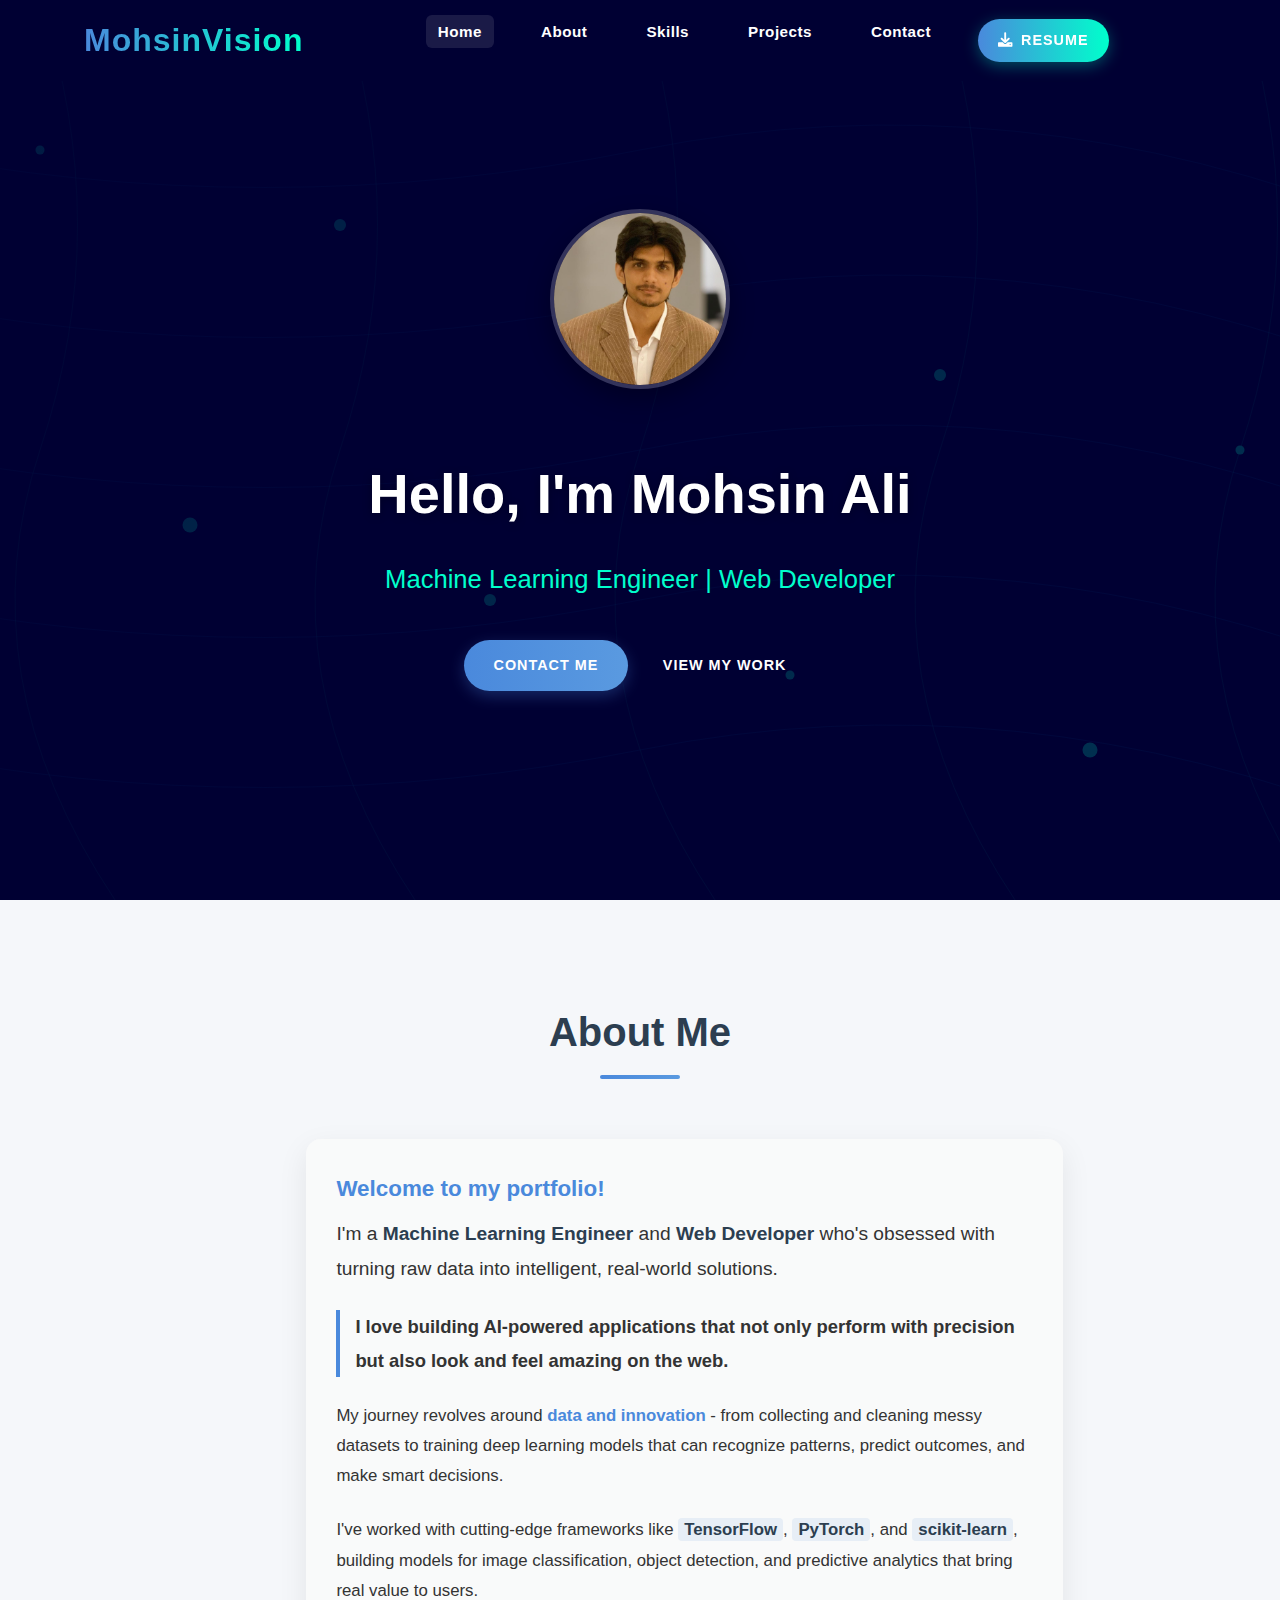
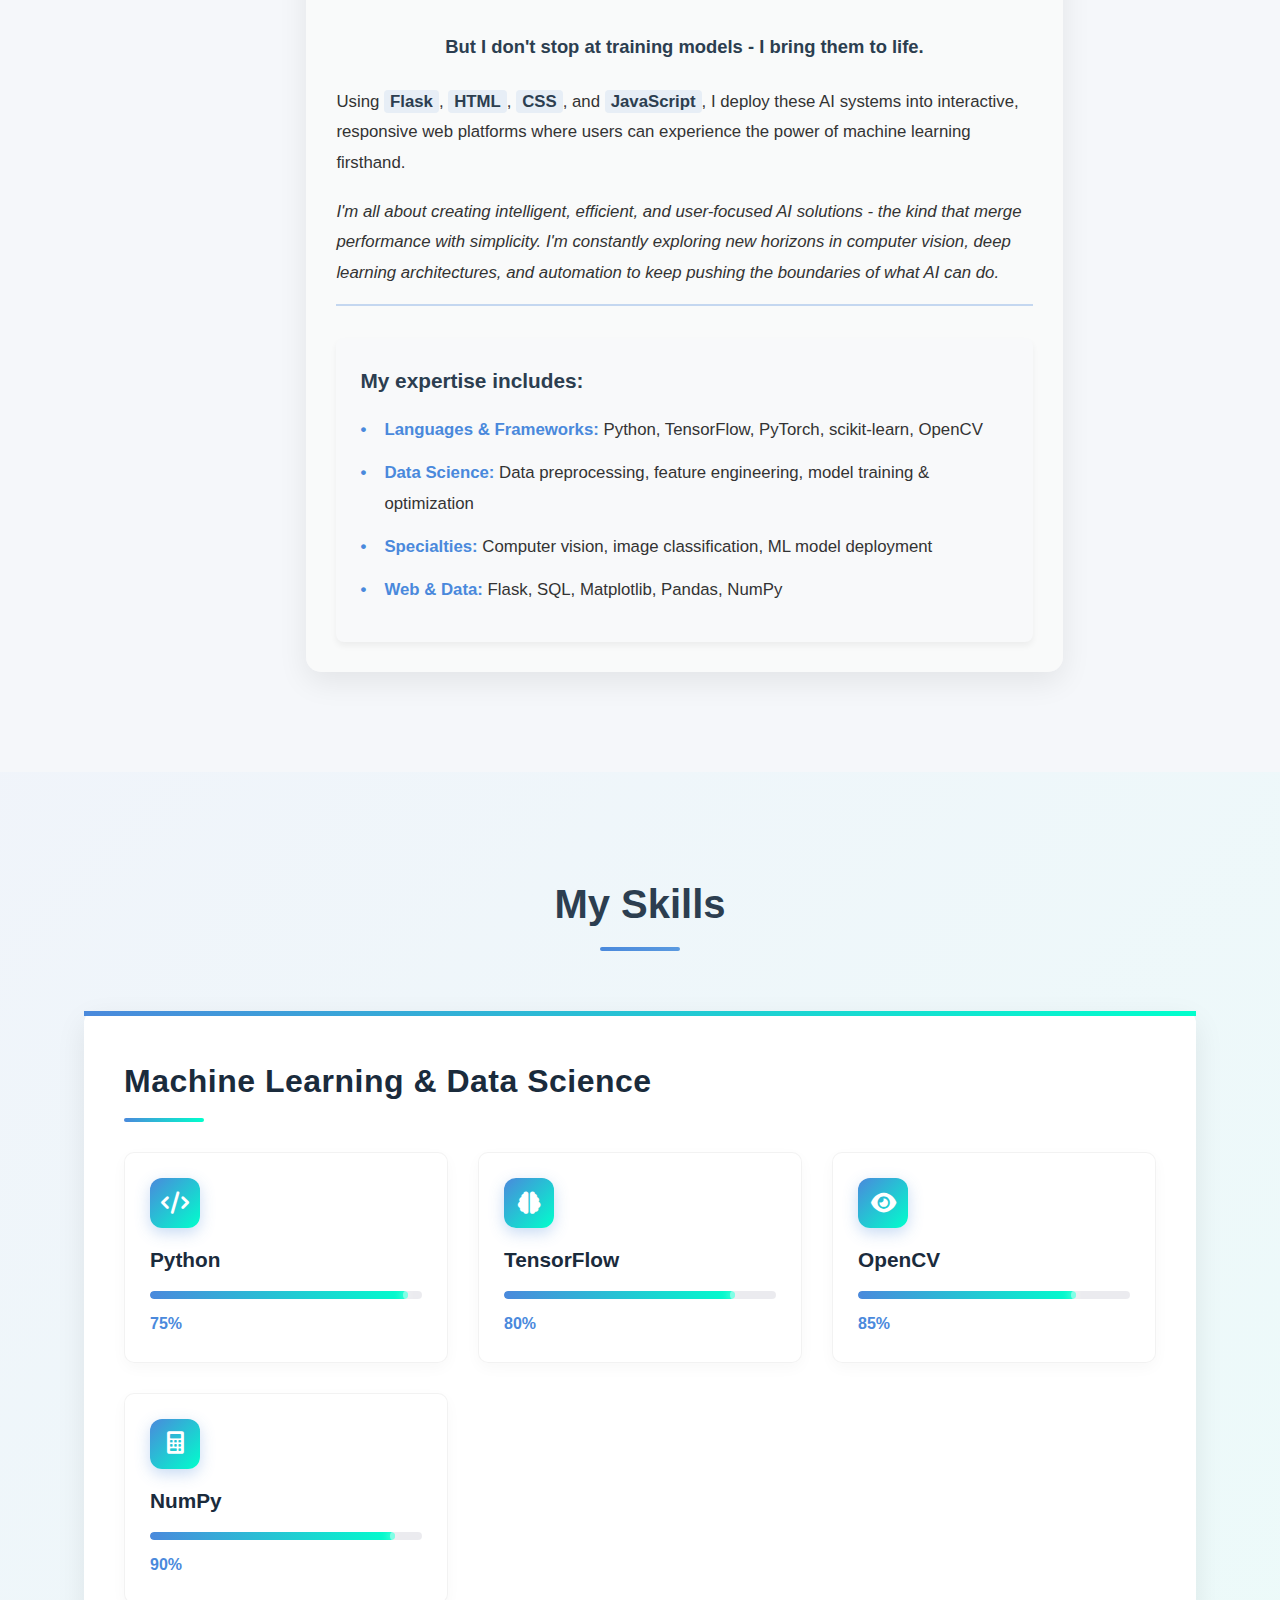
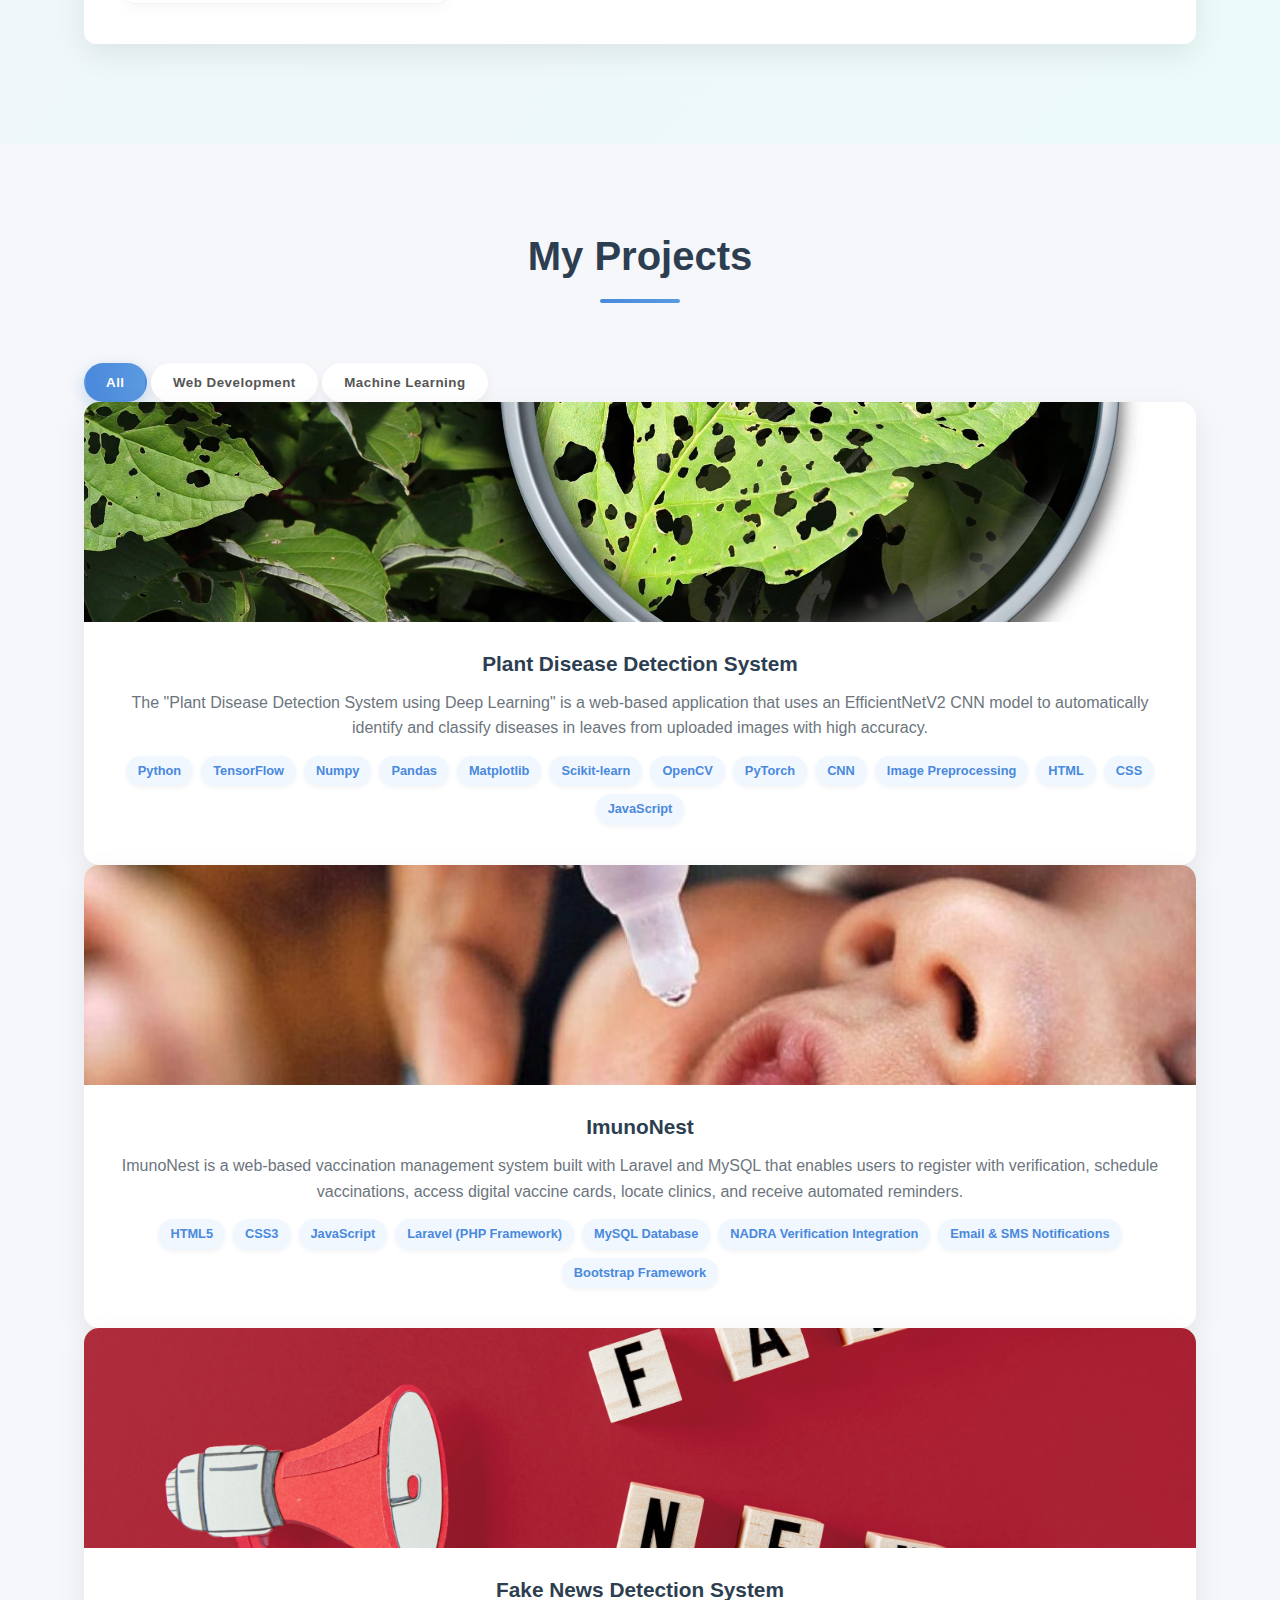
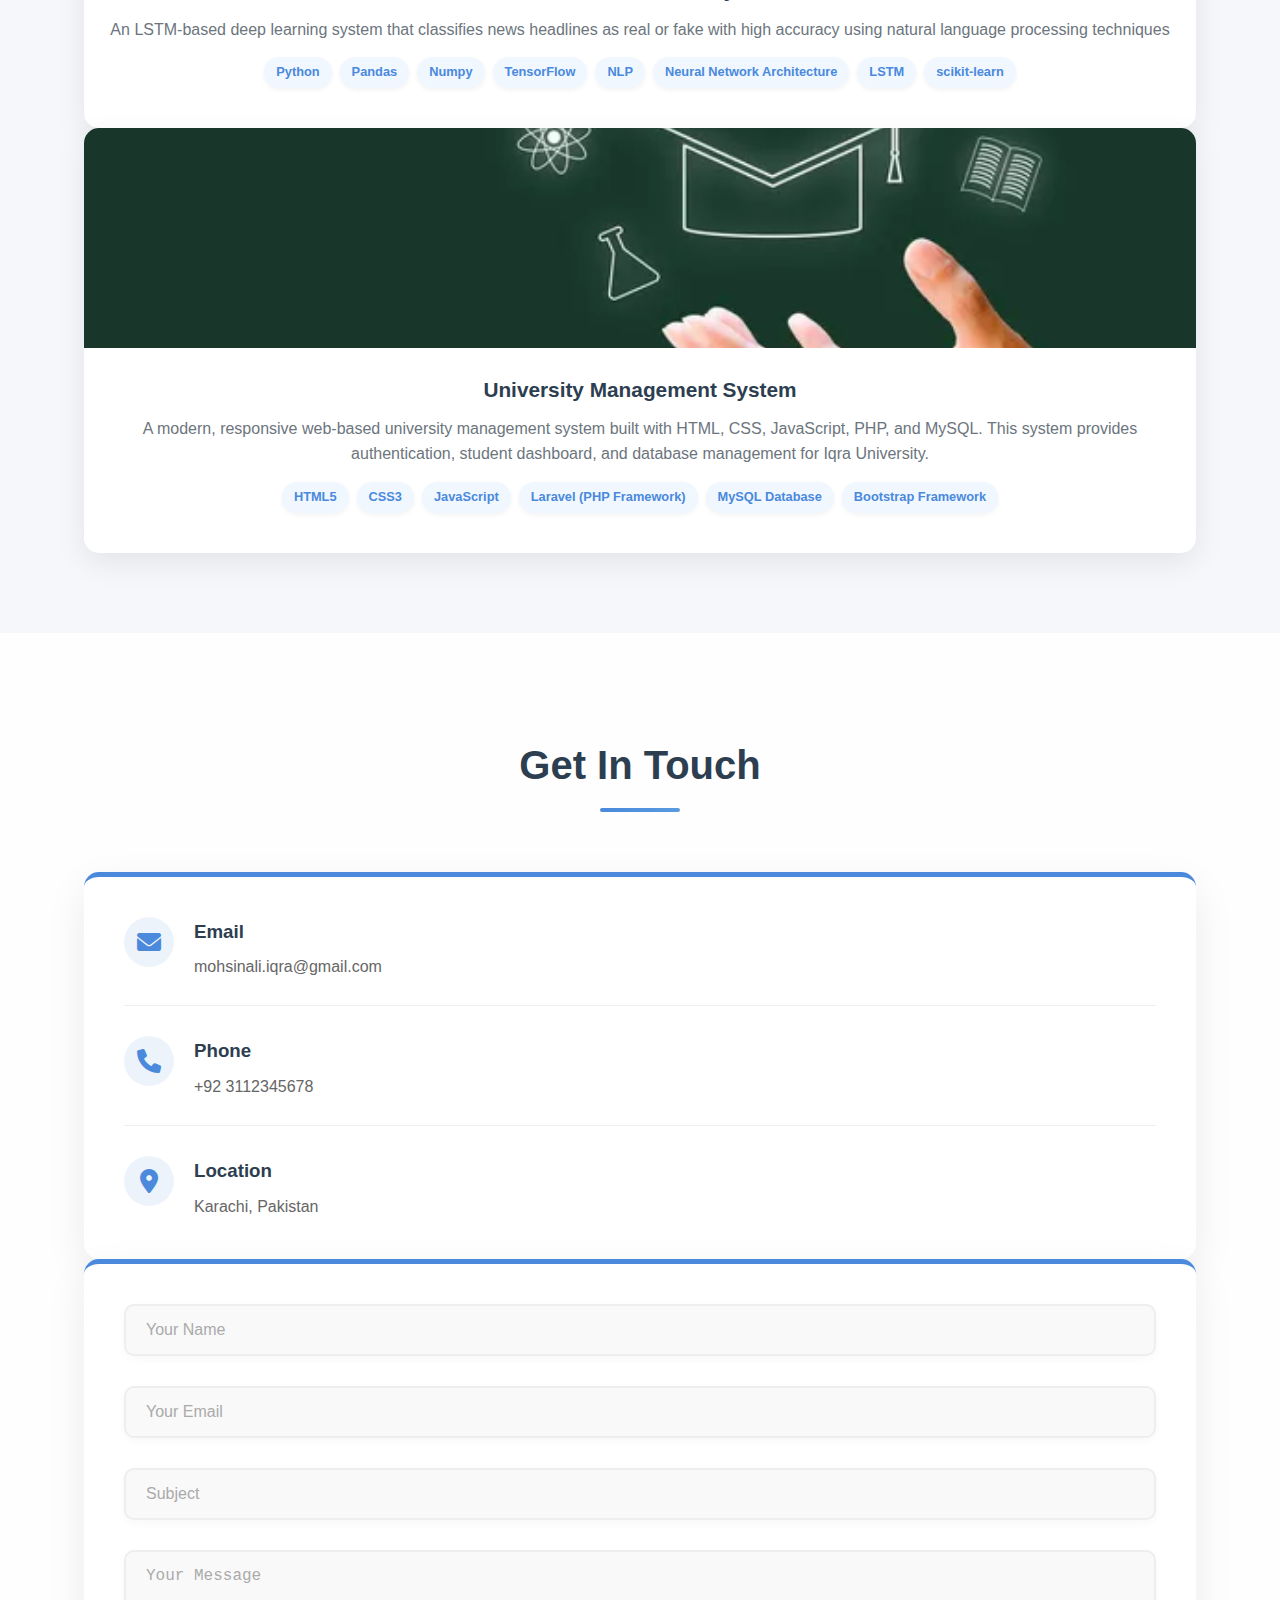
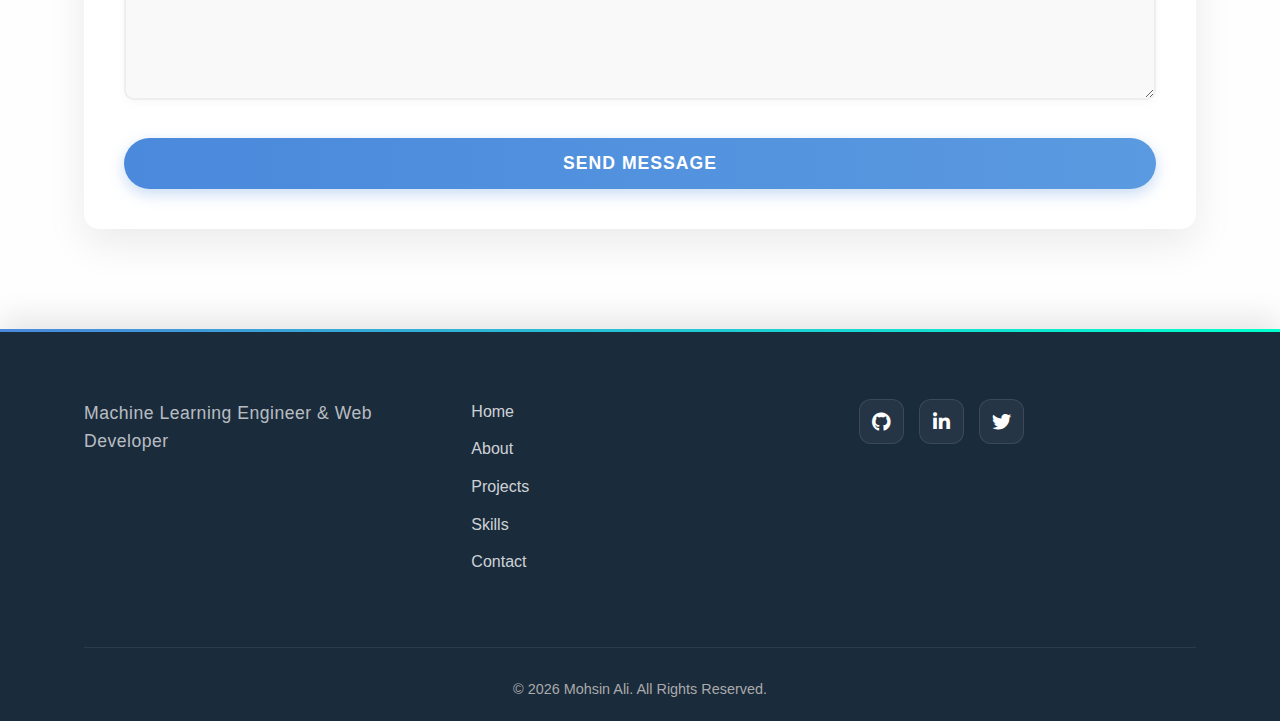
<file: index.html>
<!DOCTYPE html>
<html lang="en">
<head>
    <meta charset="UTF-8">
    <meta name="viewport" content="width=device-width, initial-scale=1.0">
    <title>Mohsin Ali | Machine Learning Engineer & Web Developer</title>
    <link rel="stylesheet" href="https://cdnjs.cloudflare.com/ajax/libs/font-awesome/6.0.0-beta3/css/all.min.css">
    <link rel="stylesheet" href="https://cdnjs.cloudflare.com/ajax/libs/animate.css/4.1.1/animate.min.css">
    <link rel="stylesheet" href="assets/css/style.css">
    <link rel="stylesheet" href="assets/css/mobile.css">
</head>
<body>
    <header class="header">
        <div class="container">
            <div class="header-content">
                <div class="logo">
                    <a href="index.html">MohsinVision</a>
                </div>
                <nav class="nav-menu">
                    <ul class="nav-list">
                        <li><a href="#hero" class="nav-link active">Home</a></li>
                        <li><a href="#about" class="nav-link">About</a></li>
                        <li><a href="#skills" class="nav-link">Skills</a></li>
                        <li><a href="#projects" class="nav-link">Projects</a></li>
                        <li><a href="#contact" class="nav-link">Contact</a></li>
                        <li><a href="assets/resume/Mohsin resume 22 .pdf" class="nav-link resume-btn" download="Mohsin_Resume.pdf" type="application/pdf"><i class="fas fa-download"></i> Resume</a></li>
                    </ul>
                </nav>
                <div class="menu-toggle">
                    <span class="bar"></span>
                    <span class="bar"></span>
                    <span class="bar"></span>
                </div>
            </div>
        </div>
    </header>
    <main>
        <!-- Hero Section -->
        <section id="hero" class="hero-section">
            <div class="container">
                <div class="hero-content">
                    <div class="hero-image">
                        <img src="assets/images/WhatsApp Image 2025-10-21 at 11.56.39 AM.jpeg" alt="Mohsin Ali Profile" class="profile-image">
                    </div>
                    <h1>Hello, I'm <span class="highlight">Mohsin Ali</span></h1>
                    <p class="lead">Machine Learning Engineer | Web Developer</p>
                    <div class="hero-buttons">
                        <a href="#contact" class="btn btn-primary">Contact Me</a>
                        <a href="#projects" class="btn btn-secondary" style="color: white;">View My Work</a>
                    </div>
                </div>
            </div>
        </section>

        <!-- About Section -->
        <section id="about" class="about-section">
            <div class="container">
                <h2 class="section-title">About Me</h2>
                <div class="about-content">
                    <div class="about-text">
                        <p class="intro-text"><span class="greeting">Welcome to my portfolio!</span> I'm a <strong>Machine Learning Engineer</strong> and <strong>Web Developer</strong> who's obsessed with turning raw data into intelligent, real-world solutions.</p>
                        
                        <p class="highlight-text">I love building AI-powered applications that not only perform with precision but also look and feel amazing on the web.</p>
                        
                        <p class="journey-text">My journey revolves around <span class="highlight-keyword">data and innovation</span> - from collecting and cleaning messy datasets to training deep learning models that can recognize patterns, predict outcomes, and make smart decisions.</p>
                        
                        <p>I've worked with cutting-edge frameworks like <span class="tech-stack">TensorFlow</span>, <span class="tech-stack">PyTorch</span>, and <span class="tech-stack">scikit-learn</span>, building models for image classification, object detection, and predictive analytics that bring real value to users.</p>
                        
                        <p class="emphasis-text">But I don't stop at training models - I bring them to life.</p>
                        
                        <p>Using <span class="tech-stack">Flask</span>, <span class="tech-stack">HTML</span>, <span class="tech-stack">CSS</span>, and <span class="tech-stack">JavaScript</span>, I deploy these AI systems into interactive, responsive web platforms where users can experience the power of machine learning firsthand.</p>
                        
                        <p class="philosophy-text">I'm all about creating intelligent, efficient, and user-focused AI solutions - the kind that merge performance with simplicity. I'm constantly exploring new horizons in computer vision, deep learning architectures, and automation to keep pushing the boundaries of what AI can do.</p>
                        
                        <div class="skills-summary">
                            <h3>My expertise includes:</h3>
                            <ul class="skills-list">
                                <li><span class="skill-category">Languages & Frameworks:</span> Python, TensorFlow, PyTorch, scikit-learn, OpenCV</li>
                                <li><span class="skill-category">Data Science:</span> Data preprocessing, feature engineering, model training & optimization</li>
                                <li><span class="skill-category">Specialties:</span> Computer vision, image classification, ML model deployment</li>
                                <li><span class="skill-category">Web & Data:</span> Flask, SQL, Matplotlib, Pandas, NumPy</li>
                            </ul>
                        </div>
                    </div>
                </div>
            </div>
        </section>

        <!-- Skills Section -->
        <section id="skills" class="skills-section">
            <div class="container">
                <h2 class="section-title">My Skills</h2>
                <div class="skills-categories">
                    <div class="skills-category">
                        <h3 class="category-title">Machine Learning & Data Science</h3>
                        <div class="skills-container">
                            <div class="skill-item">
                                <div class="skill-icon"><i class="fas fa-code"></i></div>
                                <h3>Python</h3>
                                <div class="skill-bar">
                                    <div class="skill-progress" style="width: 95%"></div>
                                </div>
                                <span class="skill-percentage">75%</span>
                            </div>
                            <div class="skill-item">
                                <div class="skill-icon"><i class="fas fa-brain"></i></div>
                                <h3>TensorFlow</h3>
                                <div class="skill-bar">
                                    <div class="skill-progress" style="width: 85%"></div>
                                </div>
                                <span class="skill-percentage">80%</span>
                            </div>
                            <div class="skill-item">
                                <div class="skill-icon"><i class="fas fa-eye"></i></div>
                                <h3>OpenCV</h3>
                                <div class="skill-bar">
                                    <div class="skill-progress" style="width: 80%"></div>
                                </div>
                                <span class="skill-percentage">85%</span>
                            </div>
                            <div class="skill-item">
                                <div class="skill-icon"><i class="fas fa-calculator"></i></div>
                                <h3>NumPy</h3>
                                <div class="skill-bar">
                                    <div class="skill-progress" style="width: 90%"></div>
                                </div>
                                <span class="skill-percentage">90%</span>
                            </div>
                        </div>
                    </div>
                </div>
            </div>
        </section>

        <!-- Projects Section -->
        <section id="projects" class="projects-section">
            <div class="container">
                <h2 class="section-title">My Projects</h2>
                <div class="projects-filter">
                    <button class="filter-btn active" data-filter="all">All</button>
                    <button class="filter-btn" data-filter="web">Web Development</button>
                    <button class="filter-btn" data-filter="ml">Machine Learning</button>
                </div>
                <div class="projects-container">
                    <!-- Plant Disease Detection System -->
                    <div class="project-item" data-category="web,ml">
                        <div class="project-image">
                            <img src="assets/images/Plant-Disease-Concept.jpg" alt="Plant Disease Detection System">
                            <div class="project-overlay">
                                <div class="project-links">
                                    <a href="https://github.com/mohiali12/Plant_Disease_Detection" target="_blank" class="project-btn"><i class="fab fa-github"></i> Code</a>
                                </div>
                            </div>
                        </div>
                        <div class="project-info">
                            <h3>Plant Disease Detection System</h3>
                            <p>The "Plant Disease Detection System using Deep Learning" is a web-based application that uses an EfficientNetV2 CNN model to automatically identify and classify diseases in leaves from uploaded images with high accuracy.</p>
                            <div class="project-tech">
                                <span class="tech-tag">Python</span>
                                <span class="tech-tag">TensorFlow</span>
                                <span class="tech-tag">Numpy</span>
                                <span class="tech-tag">Pandas</span>
                                <span class="tech-tag">Matplotlib</span>
                                <span class="tech-tag">Scikit-learn</span>
                                <span class="tech-tag">OpenCV</span>
                                <span class="tech-tag">PyTorch</span>
                                <span class="tech-tag">CNN</span>
                                <span class="tech-tag">Image Preprocessing</span>
                                <span class="tech-tag">HTML</span>
                                <span class="tech-tag">CSS</span>
                                <span class="tech-tag">JavaScript</span>
                            </div>
                        </div>
                    </div>

                    <!-- ImunoNest -->
                    <div class="project-item" data-category="web">
                        <div class="project-image">
                            <img src="assets/images/Polio-drive1-1024x576.jpeg" alt="ImunoNest">
                            <div class="project-overlay">
                                <div class="project-links">
                                    <a href="https://github.com/mohiali12/Vaccine-management-system" target="_blank" class="project-btn"><i class="fab fa-github"></i> Code</a>
                                </div>
                            </div>
                        </div>
                        <div class="project-info">
                            <h3>ImunoNest</h3>
                            <p>ImunoNest is a web-based vaccination management system built with Laravel and MySQL that enables users to register with verification, schedule vaccinations, access digital vaccine cards, locate clinics, and receive automated reminders.</p>
                            <div class="project-tech">
                                <span class="tech-tag">HTML5</span>
                                <span class="tech-tag">CSS3</span>
                                <span class="tech-tag">JavaScript</span>
                                <span class="tech-tag">Laravel (PHP Framework)</span>
                                <span class="tech-tag">MySQL Database</span>
                                <span class="tech-tag">NADRA Verification Integration</span>
                                <span class="tech-tag">Email & SMS Notifications</span>
                                <span class="tech-tag">Bootstrap Framework</span>
                            </div>
                        </div>
                    </div>

                    <!-- Fake News Detection System -->
                    <div class="project-item" data-category="">
                        <div class="project-image">
                            <img src="assets/images/concept-fake-news.jpg" alt="Fake News Detection System">
                            <div class="project-overlay">
                                <div class="project-links">
                                    <a href="#" class="project-btn"><i class="fab fa-github"></i> Code</a>
                                </div>
                            </div>
                        </div>
                        <div class="project-info">
                            <h3>Fake News Detection System</h3>
                            <p>An LSTM-based deep learning system that classifies news headlines as real or fake with high accuracy using natural language processing techniques</p>
                            <div class="project-tech">
                                <span class="tech-tag">Python</span>
                                <span class="tech-tag">Pandas</span>
                                <span class="tech-tag">Numpy</span>
                                <span class="tech-tag">TensorFlow</span>
                                <span class="tech-tag">NLP</span>
                                <span class="tech-tag">Neural Network Architecture</span>
                                <span class="tech-tag">LSTM</span>
                                <span class="tech-tag">scikit-learn</span>
                            </div>
                        </div>
                    </div>

                    <!-- University Management System -->
                    <div class="project-item" data-category="web">
                        <div class="project-image">
                            <img src="assets/images/depositphotos_526437488-stock-photo-hand-white-line-graduation-cap.jpg" alt="University Management System">
                            <div class="project-overlay">
                                <div class="project-links">
                                    <a href="https://github.com/mohiali12/University-Management-System" target="_blank" class="project-btn"><i class="fab fa-github"></i> Code</a>
                                </div>
                            </div>
                        </div>
                        <div class="project-info">
                            <h3>University Management System</h3>
                            <p>A modern, responsive web-based university management system built with HTML, CSS, JavaScript, PHP, and MySQL. This system provides authentication, student dashboard, and database management for Iqra University.</p>
                            <div class="project-tech">
                                <span class="tech-tag">HTML5</span>
                                <span class="tech-tag">CSS3</span>
                                <span class="tech-tag">JavaScript</span>
                                <span class="tech-tag">Laravel (PHP Framework)</span>
                                <span class="tech-tag">MySQL Database</span>
                                <span class="tech-tag">Bootstrap Framework</span>
                            </div>
                        </div>
                    </div>
                </div>
            </div>
        </section>

        <!-- Contact Section -->
        <section id="contact" class="contact-section">
            <div class="container">
                <h2 class="section-title">Get In Touch</h2>
                <div class="contact-container">
                    <div class="contact-info">
                        <div class="contact-item">
                            <div class="contact-icon">
                                <i class="fas fa-envelope"></i>
                            </div>
                            <div class="contact-text">
                                <h3>Email</h3>
                                <p>mohsinali.iqra@gmail.com</p>
                            </div>
                        </div>
                        <div class="contact-item">
                            <div class="contact-icon">
                                <i class="fas fa-phone"></i>
                            </div>
                            <div class="contact-text">
                                <h3>Phone</h3>
                                <p>+92 3112345678</p>
                            </div>
                        </div>
                        <div class="contact-item">
                            <div class="contact-icon">
                                <i class="fas fa-map-marker-alt"></i>
                            </div>
                            <div class="contact-text">
                                <h3>Location</h3>
                                <p>Karachi, Pakistan</p>
                            </div>
                        </div>
                    </div>
                    <div class="contact-form">
                        <form id="contactForm" action="javascript:void(0);" onsubmit="submitContactForm()">
                            <div class="form-group">
                                <input type="text" id="name" name="name" placeholder="Your Name" required>
                            </div>
                            <div class="form-group">
                                <input type="email" id="email" name="email" placeholder="Your Email" required>
                            </div>
                            <div class="form-group">
                                <input type="text" id="subject" name="subject" placeholder="Subject" required>
                            </div>
                            <div class="form-group">
                                <textarea id="message" name="message" placeholder="Your Message" required></textarea>
                            </div>
                            <button type="submit" class="btn btn-primary">Send Message</button>
                        </form>
                    </div>
                </div>
            </div>
        </section>
    </main>
    <footer class="footer">
        <div class="container">
            <div class="footer-content">
                <div class="footer-logo">
                    <p>Machine Learning Engineer & Web Developer</p>
                </div>
                <div class="footer-links">
                    <ul>
                        <li><a href="#hero">Home</a></li>
                        <li><a href="#about">About</a></li>
                        <li><a href="#projects">Projects</a></li>
                        <li><a href="#skills">Skills</a></li>
                        <li><a href="#contact">Contact</a></li>
                    </ul>
                </div>
                <div class="footer-social">
                    <a href="https://github.com/mohiali12" target="_blank" class="social-link"><i class="fab fa-github"></i></a>
                    <a href="https://www.linkedin.com/in/mohsin-ali-a050a6356/" target="_blank" class="social-link"><i class="fab fa-linkedin-in"></i></a>
                    <a href="https://x.com/AliMohxintom" target="_blank" class="social-link"><i class="fab fa-twitter"></i></a>
                </div>
            </div>
            <div class="footer-bottom">
                <p>&copy; <span id="current-year">2023</span> Mohsin Ali. All Rights Reserved.</p>
            </div>
        </div>
    </footer>

    <script src="assets/js/main.js"></script>
    <script>
        // Set current year in footer
        document.getElementById('current-year').textContent = new Date().getFullYear();
        
        // Contact form submission handler
        function submitContactForm() {
            const name = document.getElementById('name').value;
            const email = document.getElementById('email').value;
            const subject = document.getElementById('subject').value;
            const message = document.getElementById('message').value;
            
            // You can add code here to handle the form submission
            // For example, you could use fetch to send the data to a server
            // or use a service like Formspree
            
            alert(`Thank you for your message, ${name}! I'll get back to you soon.`);
            document.getElementById('contactForm').reset();
        }
    </script>
    <script src="assets/js/mobile.js"></script>
</body>
</html>
</file>
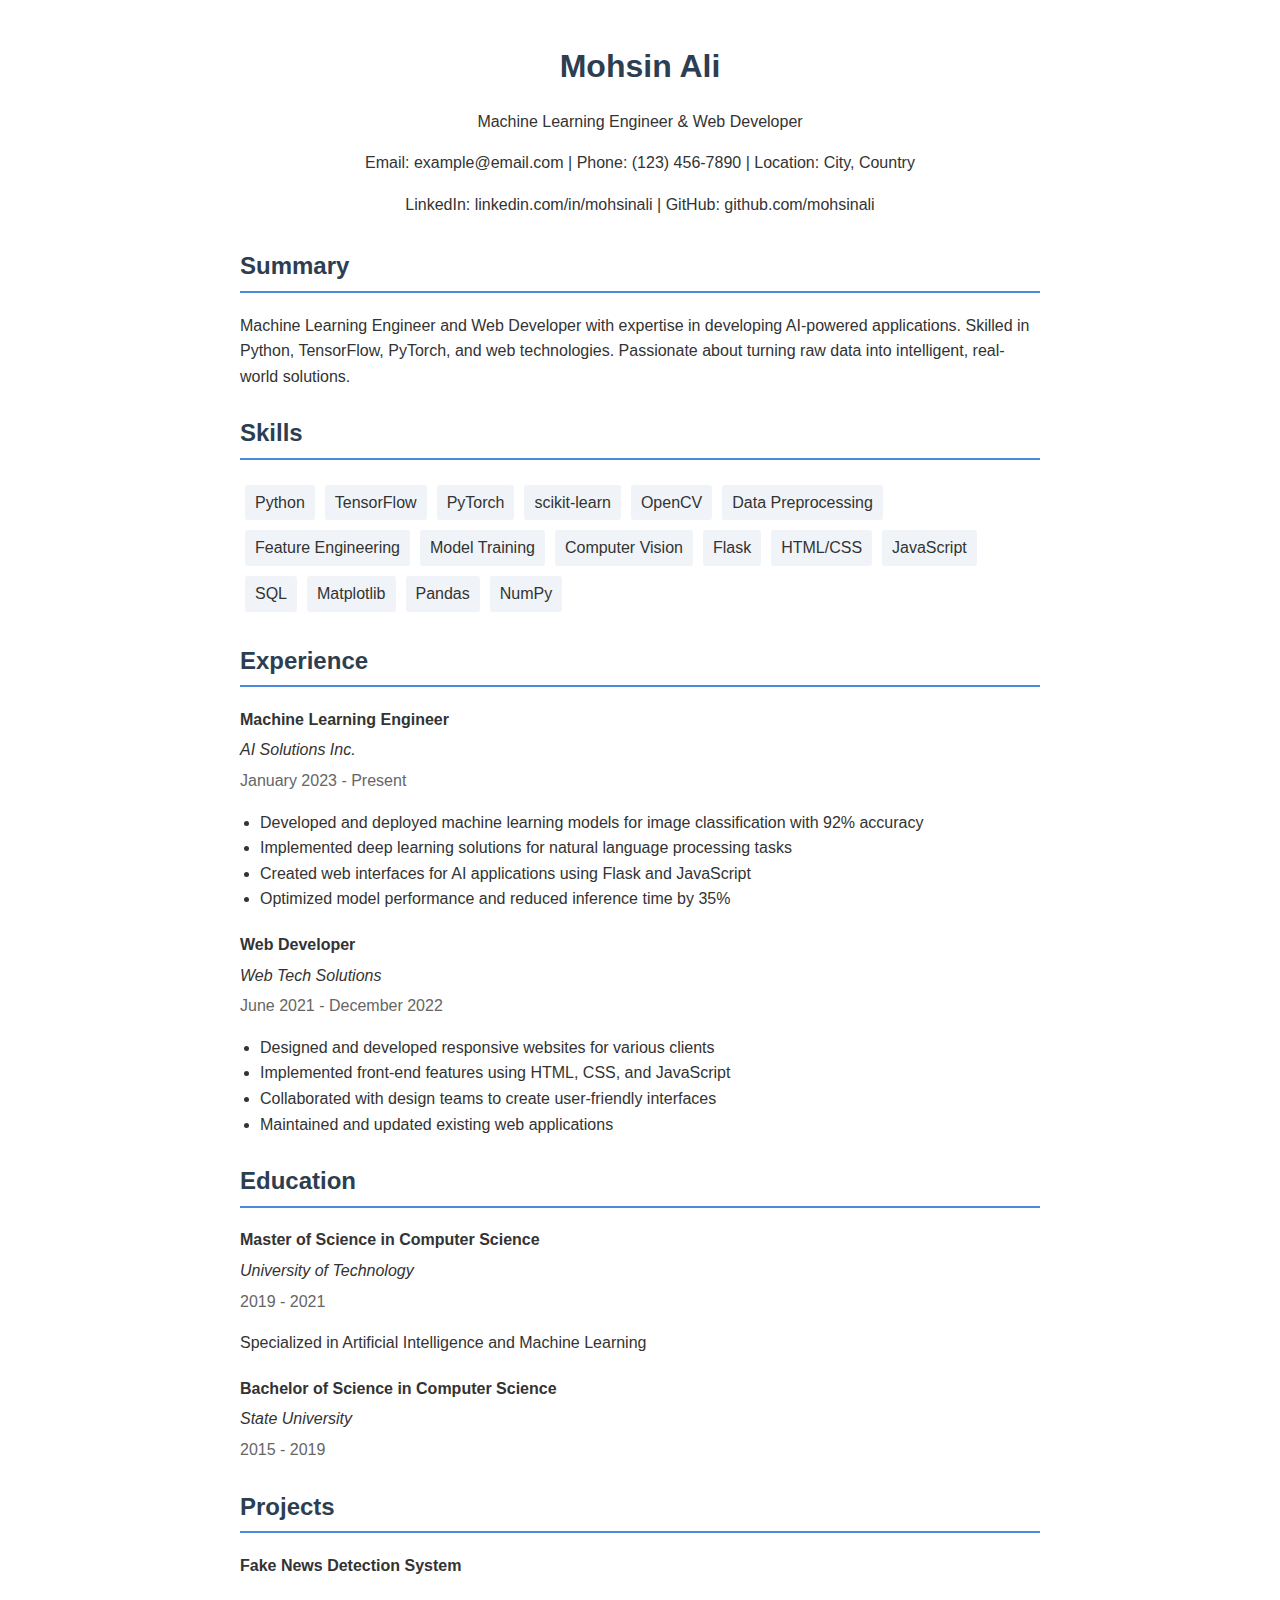
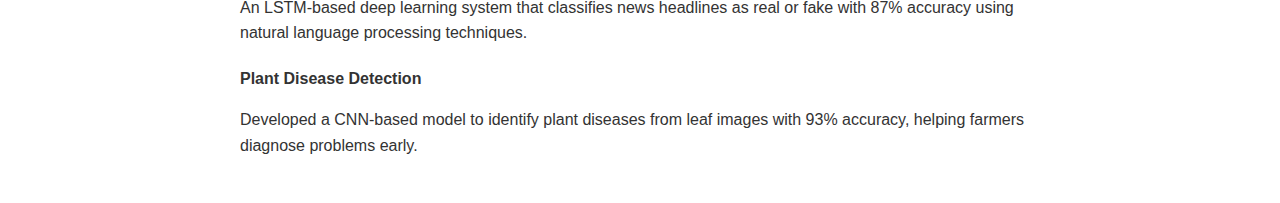
<file: assets/resume/resume.html>
<!DOCTYPE html>
<html lang="en">
<head>
    <meta charset="UTF-8">
    <meta name="viewport" content="width=device-width, initial-scale=1.0">
    <title>Mohsin Ali - Resume</title>
    <style>
        body {
            font-family: Arial, sans-serif;
            line-height: 1.6;
            margin: 0;
            padding: 20px;
            color: #333;
        }
        .container {
            max-width: 800px;
            margin: 0 auto;
        }
        header {
            text-align: center;
            margin-bottom: 30px;
        }
        h1 {
            margin-bottom: 5px;
            color: #2c3e50;
        }
        .contact-info {
            margin-bottom: 20px;
        }
        .section {
            margin-bottom: 25px;
        }
        h2 {
            border-bottom: 2px solid #4a89dc;
            padding-bottom: 5px;
            color: #2c3e50;
        }
        .job {
            margin-bottom: 20px;
        }
        .job-title {
            font-weight: bold;
            margin-bottom: 5px;
        }
        .job-company {
            font-style: italic;
            margin-bottom: 5px;
        }
        .job-date {
            color: #666;
            margin-bottom: 10px;
        }
        ul {
            padding-left: 20px;
        }
        .skills-list {
            display: flex;
            flex-wrap: wrap;
            list-style-type: none;
            padding: 0;
        }
        .skills-list li {
            background-color: #f0f4f8;
            border-radius: 3px;
            padding: 5px 10px;
            margin: 5px;
        }
    </style>
</head>
<body>
    <div class="container">
        <header>
            <h1>Mohsin Ali</h1>
            <p>Machine Learning Engineer & Web Developer</p>
            <div class="contact-info">
                <p>Email: example@email.com | Phone: (123) 456-7890 | Location: City, Country</p>
                <p>LinkedIn: linkedin.com/in/mohsinali | GitHub: github.com/mohsinali</p>
            </div>
        </header>

        <div class="section">
            <h2>Summary</h2>
            <p>Machine Learning Engineer and Web Developer with expertise in developing AI-powered applications. Skilled in Python, TensorFlow, PyTorch, and web technologies. Passionate about turning raw data into intelligent, real-world solutions.</p>
        </div>

        <div class="section">
            <h2>Skills</h2>
            <ul class="skills-list">
                <li>Python</li>
                <li>TensorFlow</li>
                <li>PyTorch</li>
                <li>scikit-learn</li>
                <li>OpenCV</li>
                <li>Data Preprocessing</li>
                <li>Feature Engineering</li>
                <li>Model Training</li>
                <li>Computer Vision</li>
                <li>Flask</li>
                <li>HTML/CSS</li>
                <li>JavaScript</li>
                <li>SQL</li>
                <li>Matplotlib</li>
                <li>Pandas</li>
                <li>NumPy</li>
            </ul>
        </div>

        <div class="section">
            <h2>Experience</h2>
            <div class="job">
                <div class="job-title">Machine Learning Engineer</div>
                <div class="job-company">AI Solutions Inc.</div>
                <div class="job-date">January 2023 - Present</div>
                <ul>
                    <li>Developed and deployed machine learning models for image classification with 92% accuracy</li>
                    <li>Implemented deep learning solutions for natural language processing tasks</li>
                    <li>Created web interfaces for AI applications using Flask and JavaScript</li>
                    <li>Optimized model performance and reduced inference time by 35%</li>
                </ul>
            </div>
            <div class="job">
                <div class="job-title">Web Developer</div>
                <div class="job-company">Web Tech Solutions</div>
                <div class="job-date">June 2021 - December 2022</div>
                <ul>
                    <li>Designed and developed responsive websites for various clients</li>
                    <li>Implemented front-end features using HTML, CSS, and JavaScript</li>
                    <li>Collaborated with design teams to create user-friendly interfaces</li>
                    <li>Maintained and updated existing web applications</li>
                </ul>
            </div>
        </div>

        <div class="section">
            <h2>Education</h2>
            <div class="job">
                <div class="job-title">Master of Science in Computer Science</div>
                <div class="job-company">University of Technology</div>
                <div class="job-date">2019 - 2021</div>
                <p>Specialized in Artificial Intelligence and Machine Learning</p>
            </div>
            <div class="job">
                <div class="job-title">Bachelor of Science in Computer Science</div>
                <div class="job-company">State University</div>
                <div class="job-date">2015 - 2019</div>
            </div>
        </div>

        <div class="section">
            <h2>Projects</h2>
            <div class="job">
                <div class="job-title">Fake News Detection System</div>
                <p>An LSTM-based deep learning system that classifies news headlines as real or fake with 87% accuracy using natural language processing techniques.</p>
            </div>
            <div class="job">
                <div class="job-title">Plant Disease Detection</div>
                <p>Developed a CNN-based model to identify plant diseases from leaf images with 93% accuracy, helping farmers diagnose problems early.</p>
            </div>
        </div>
    </div>
</body>
</html>
</file>
<file: assets/css/style.css>
/* Base Styles */
* {
    margin: 0;
    padding: 0;
    box-sizing: border-box;
}

body {
    font-family: 'Arial', sans-serif;
    line-height: 1.6;
    color: #333;
    background-color: #f9f9f9;
}

.container {
    width: 90%;
    max-width: 1200px;
    margin: 0 auto;
    padding: 0 20px;
}

a { text-decoration: none; color: #333; }
ul { list-style: none; }

.section-title {
    text-align: center;
    margin-bottom: 60px;
    font-size: 2.5rem;
    position: relative;
    padding-bottom: 15px;
    color: #2c3e50;
    font-weight: 700;
}

.section-title::after {
    content: '';
    position: absolute;
    bottom: 0;
    left: 50%;
    transform: translateX(-50%);
    width: 80px;
    height: 4px;
    background: linear-gradient(to right, #4a89dc, #5a9ae0);
    border-radius: 2px;
}

section { 
    padding: 100px 0;
    position: relative;
    overflow: hidden;
}

section:nth-child(even) {
    background-color: #f5f7fa;
}

.btn {
    display: inline-block;
    padding: 14px 30px;
    border-radius: 30px;
    font-weight: 600;
    transition: all 0.3s ease;
    cursor: pointer;
    border: none;
    text-transform: uppercase;
    letter-spacing: 1px;
    font-size: 0.9rem;
}

.btn-primary {
    background: linear-gradient(to right, #4a89dc, #5a9ae0);
    color: #fff;
    box-shadow: 0 5px 15px rgba(74, 137, 220, 0.3);
}

.btn-primary:hover {
    transform: translateY(-3px);
    box-shadow: 0 8px 20px rgba(74, 137, 220, 0.4);
}

/* Header */
.header {
    position: fixed;
    top: 0;
    left: 0;
    width: 100%;
    z-index: 1000;
    background-color: #000033;
    transition: all 0.4s ease;
}

.header-content {
    display: flex;
    justify-content: space-between;
    align-items: center;
    padding: 15px 0;
}

.logo a {
    font-size: 2rem;
    font-weight: 700;
    background: linear-gradient(to right, #4a89dc, #00FFCC);
    -webkit-background-clip: text;
    background-clip: text;
    color: transparent;
    transition: all 0.3s ease;
    letter-spacing: 1px;
}

.nav-list {
    display: flex;
}

.nav-list li {
    margin-left: 35px;
}

.nav-link {
    font-weight: 600;
    position: relative;
    padding: 8px 12px;
    color: #ffffff;
    transition: all 0.3s ease;
    border-radius: 6px;
    font-size: 0.95rem;
    letter-spacing: 0.5px;
}

.resume-btn {
    background: linear-gradient(to right, #4a89dc, #00FFCC);
    color: #fff !important;
    padding: 10px 20px;
    border-radius: 30px;
    box-shadow: 0 4px 15px rgba(0, 255, 204, 0.3);
    display: flex;
    align-items: center;
    gap: 8px;
    font-weight: 700;
    text-transform: uppercase;
    letter-spacing: 1px;
    font-size: 0.9rem;
}

.resume-btn:hover {
    transform: translateY(-3px);
    box-shadow: 0 8px 20px rgba(0, 255, 204, 0.5);
    background: linear-gradient(to right, #00FFCC, #4a89dc);
}

.nav-link.active {
    background-color: rgba(255, 255, 255, 0.1);
}

.nav-link:hover {
    background-color: rgba(255, 255, 255, 0.15);
    color: #00FFCC;
    transform: translateY(-2px);
}

.nav-link::before {
    content: '';
    position: absolute;
    bottom: 0;
    left: 50%;
    width: 0;
    height: 2px;
    background: linear-gradient(to right, #4a89dc, #00FFCC);
    transition: all 0.3s ease;
    opacity: 0;
    transform: translateX(-50%);
}

.nav-link:hover::before {
    width: 80%;
    opacity: 1;
}

/* Hero Section */
.hero-section {
    height: 100vh;
    display: flex;
    align-items: center;
    background: linear-gradient(135deg, rgba(0, 0, 51, 0.9) 0%, rgba(0, 0, 51, 0.8) 100%), url('../images/network-bg.svg');
    background-size: cover;
    background-position: center;
    margin-top: 0;
    position: relative;
}

.hero-content {
    text-align: center;
    position: relative;
    z-index: 1;
    max-width: 800px;
    margin: 0 auto;
    padding: 0 20px;
    display: flex;
    flex-direction: column;
    align-items: center;
    justify-content: center;
}

.hero-image {
    margin-bottom: 40px;
    width: 200px;
    height: 200px;
    display: flex;
    justify-content: center;
}

.profile-image {
    width: 180px;
    height: 180px;
    border-radius: 50%;
    object-fit: cover;
    border: 4px solid rgba(255, 255, 255, 0.2);
    box-shadow: 0 10px 25px rgba(0, 0, 0, 0.3);
}

.hero-content h1 {
    font-size: 3.5rem;
    margin-bottom: 20px;
    color: #ffffff;
    text-shadow: 0 2px 10px rgba(0, 0, 0, 0.3);
    animation: fadeInDown 1s;
}

.hero-content .lead {
    font-size: 1.6rem;
    margin-bottom: 40px;
    color: #00FFCC;
    animation: fadeInUp 1s;
}

/* Contact Section */
.contact-section {
    background-color: #f8f9fa;
    position: relative;
}

.contact-section::before {
    content: '';
    position: absolute;
    top: 0;
    left: 0;
    width: 100%;
    height: 100%;
    background-image: linear-gradient(rgba(255, 255, 255, 0.9), rgba(255, 255, 255, 0.9)), url('data:image/svg+xml;utf8,<svg xmlns="http://www.w3.org/2000/svg" width="100" height="100" viewBox="0 0 100 100"><rect width="100" height="100" fill="none"/><path d="M0,0 L100,100 M100,0 L0,100" stroke="rgba(74, 137, 220, 0.1)" stroke-width="1"/></svg>');
    background-size: 20px 20px;
    z-index: 0;
}

.contact-section .container {
    position: relative;
    z-index: 1;
}

.contact-content {
    display: grid;
    grid-template-columns: repeat(auto-fit, minmax(300px, 1fr));
    gap: 50px;
}

.contact-info {
    display: flex;
    flex-direction: column;
    gap: 30px;
    background-color: #fff;
    padding: 40px;
    border-radius: 15px;
    box-shadow: 0 15px 40px rgba(0, 0, 0, 0.08);
    height: fit-content;
    border-top: 5px solid #4a89dc;
}

.contact-item {
    display: flex;
    align-items: flex-start;
    gap: 20px;
    padding-bottom: 25px;
    border-bottom: 1px solid #eee;
}

.contact-item:last-child {
    border-bottom: none;
    padding-bottom: 0;
}

.contact-item i {
    font-size: 1.5rem;
    color: #4a89dc;
    background-color: rgba(74, 137, 220, 0.1);
    width: 50px;
    height: 50px;
    display: flex;
    align-items: center;
    justify-content: center;
    border-radius: 50%;
    transition: all 0.3s ease;
}

.contact-item:hover i {
    background-color: #4a89dc;
    color: #fff;
    transform: scale(1.1);
}

.contact-item h3 {
    margin-bottom: 8px;
    font-weight: 600;
    color: #2c3e50;
}

.contact-item p {
    color: #666;
}

.contact-form {
    background-color: #fff;
    padding: 40px;
    border-radius: 15px;
    box-shadow: 0 15px 40px rgba(0, 0, 0, 0.08);
    border-top: 5px solid #4a89dc;
}

.form-group {
    margin-bottom: 25px;
    position: relative;
}

.form-group {
    position: relative;
    margin-bottom: 30px;
}

.form-group input,
.form-group textarea {
    width: 100%;
    padding: 15px 20px;
    border: 2px solid #eee;
    border-radius: 10px;
    font-size: 1rem;
    transition: all 0.3s ease;
    background-color: #f9f9f9;
    box-shadow: 0 3px 10px rgba(0, 0, 0, 0.03);
}

.form-group input:focus,
.form-group textarea:focus {
    border-color: #4a89dc;
    outline: none;
    background-color: #fff;
    box-shadow: 0 5px 15px rgba(74, 137, 220, 0.1);
}

.form-group input::placeholder,
.form-group textarea::placeholder {
    color: #aaa;
    transition: all 0.3s ease;
}

.form-group input:focus::placeholder,
.form-group textarea:focus::placeholder {
    opacity: 0.7;
    transform: translateX(5px);
}

.form-group textarea {
    height: 150px;
    resize: vertical;
}

.contact-form .btn-primary {
    width: 100%;
    padding: 15px;
    font-size: 1.1rem;
    letter-spacing: 1px;
    transition: all 0.3s ease;
    background-image: linear-gradient(to right, #4a89dc, #5a9ae0);
    border: none;
    position: relative;
    overflow: hidden;
}

.contact-form .btn-primary:before {
    content: '';
    position: absolute;
    top: 0;
    left: -100%;
    width: 100%;
    height: 100%;
    background: linear-gradient(90deg, transparent, rgba(255, 255, 255, 0.2), transparent);
    transition: 0.5s;
}

.contact-form .btn-primary:hover:before {
    left: 100%;
}

.contact-form .btn-primary:hover {
    transform: translateY(-3px);
    box-shadow: 0 10px 20px rgba(74, 137, 220, 0.2);
}

/* Footer */
.footer {
    background-color: #1a2b3c;
    color: #fff;
    padding: 70px 0 20px;
    position: relative;
    box-shadow: 0 -10px 30px rgba(0, 0, 0, 0.1);
}

.footer::before {
    content: '';
    position: absolute;
    top: 0;
    left: 0;
    width: 100%;
    height: 3px;
    background: linear-gradient(to right, #4a89dc, #00FFCC);
}

.footer-content {
    display: grid;
    grid-template-columns: repeat(auto-fit, minmax(250px, 1fr));
    gap: 50px;
    margin-bottom: 60px;
}

.footer-logo h3 {
    font-size: 2.2rem;
    margin-bottom: 15px;
    color: #fff;
    background: linear-gradient(to right, #4a89dc, #00FFCC);
    --webkit-background-clip: text;
    -webkit-text-fill-color: transparent;
    display: inline-block;
}

.footer-logo p {
    color: rgba(255, 255, 255, 0.7);
    margin-bottom: 20px;
    font-size: 1.1rem;
    letter-spacing: 0.5px;
}

.footer-links a {
    color: rgba(255, 255, 255, 0.8);
    transition: all 0.3s ease;
    display: block;
    margin-bottom: 12px;
    font-size: 1rem;
    position: relative;
    padding-left: 0;
}

.footer-links a:hover {
    color: #00FFCC;
    padding-left: 8px;
}

.footer-links a::before {
    content: '→';
    position: absolute;
    left: -15px;
    opacity: 0;
    transition: all 0.3s ease;
}

.footer-links a:hover::before {
    opacity: 1;
    left: 0;
}

.footer-social {
    display: flex;
    gap: 15px;
}

.social-link {
    display: flex;
    align-items: center;
    justify-content: center;
    width: 45px;
    height: 45px;
    background: rgba(255, 255, 255, 0.05);
    border: 1px solid rgba(255, 255, 255, 0.1);
    border-radius: 12px;
    color: #fff;
    font-size: 1.2rem;
    transition: all 0.4s ease;
    position: relative;
    overflow: hidden;
}

.social-link::before {
    content: '';
    position: absolute;
    top: 0;
    left: 0;
    width: 100%;
    height: 100%;
    background: linear-gradient(135deg, #4a89dc, #00FFCC);
    opacity: 0;
    transition: opacity 0.4s ease;
    z-index: -1;
}

.social-link:hover {
    transform: translateY(-5px);
    color: #fff;
    border-color: transparent;
}

.social-link:hover::before {
    opacity: 1;
}

.footer-bottom {
    text-align: center;
    padding-top: 30px;
    border-top: 1px solid rgba(255, 255, 255, 0.08);
    color: #aaa;
    font-size: 0.9rem;
}

/* Animations */
@keyframes fadeInDown {
    from {
        opacity: 0;
        transform: translateY(-30px);
    }
    to {
        opacity: 1;
        transform: translateY(0);
    }
}

@keyframes fadeInUp {
    from {
        opacity: 0;
        transform: translateY(30px);
    }
    to {
        opacity: 1;
        transform: translateY(0);
    }
}

@keyframes fadeIn {
    from {
        opacity: 0;
    }
    to {
        opacity: 1;
    }
}

@keyframes pulse {
    0% {
        transform: scale(1);
    }
    50% {
        transform: scale(1.05);
    }
    100% {
        transform: scale(1);
    }
}

/* Animation Classes */
.animate-fadeIn { animation: fadeIn 1s ease; }
.animate-fadeInDown { animation: fadeInDown 1s ease; }
.animate-fadeInUp { animation: fadeInUp 1s ease; }
.animate-pulse { animation: pulse 2s infinite; }

/* Apply animations to elements */
.section-title { animation: fadeInDown 1s; }
.hero-buttons { animation: fadeIn 1.5s; }
.contact-item i:hover { animation: pulse 1s; }
.btn-primary:hover { animation: pulse 1s; }

/* Transition effects */
.project-item, .skill-item, .nav-link, .social-link {
    transition: all 0.3s ease-in-out;
}

.project-item:hover, .skill-item:hover {
    transform: translateY(-10px);
    box-shadow: 0 15px 30px rgba(0, 0, 0, 0.1);
}

/* About Section */
.about-content {
    display: flex;
    align-items: center;
    position: relative;
    padding-left: 20%;
}

.about-image {
    position: absolute;
    left: 0;
    top: 50%;
    transform: translateY(-50%);
    width: 30%;
    z-index: 1;
}

.about-image img {
    max-width: 100%;
    border-radius: 15px;
    box-shadow: 0 15px 30px rgba(0, 0, 0, 0.15);
    transition: all 0.3s ease;
    border: 5px solid #fff;
}

.about-image img:hover {
    transform: translateY(-10px);
    box-shadow: 0 20px 40px rgba(0, 0, 0, 0.15);
}

.about-text {
    width: 85%;
    font-size: 1.05rem;
    line-height: 1.8;
    background-color: rgba(249, 249, 249, 0.9);
    padding: 30px;
    border-radius: 15px;
    box-shadow: 0 10px 30px rgba(0, 0, 0, 0.08);
    z-index: 2;
}

.about-text p {
    margin-bottom: 1.2rem;
}

.about-text .intro-text {
    font-size: 1.2rem;
    margin-bottom: 1.5rem;
}

.about-text .greeting {
    font-size: 1.4rem;
    font-weight: 700;
    color: #4a89dc;
    display: block;
    margin-bottom: 0.5rem;
}

.about-text strong {
    font-weight: 700;
    color: #2c3e50;
}

.about-text .highlight-text {
    font-size: 1.15rem;
    font-weight: 600;
    color: #333;
    border-left: 4px solid #4a89dc;
    padding-left: 15px;
    margin: 1.5rem 0;
}

.about-text .journey-text {
    margin-bottom: 1.5rem;
}

.about-text .highlight-keyword {
    font-weight: 700;
    color: #4a89dc;
}

.about-text .tech-stack {
    font-weight: 600;
    color: #2c3e50;
    background-color: rgba(74, 137, 220, 0.1);
    padding: 2px 6px;
    border-radius: 4px;
}

.about-text .emphasis-text {
    font-size: 1.15rem;
    font-weight: 600;
    text-align: center;
    margin: 1.5rem 0;
    color: #2c3e50;
}

.about-text .philosophy-text {
    font-style: italic;
    border-bottom: 2px solid rgba(74, 137, 220, 0.3);
    padding-bottom: 1rem;
}

.skills-summary {
    margin-top: 2rem;
    background-color: #f8f9fa;
    padding: 1.5rem;
    border-radius: 8px;
    box-shadow: 0 4px 6px rgba(0, 0, 0, 0.05);
}

.skills-summary h3 {
    font-size: 1.3rem;
    margin-bottom: 1rem;
    color: #2c3e50;
    font-weight: 600;
}

.skills-list {
    list-style: none;
    padding: 0;
}

.skills-list li {
    margin-bottom: 0.8rem;
    padding-left: 1.5rem;
    position: relative;
}

.skills-list li:before {
    content: "•";
    color: #4a89dc;
    font-weight: bold;
    position: absolute;
    left: 0;
    top: 0;
}

.skill-category {
    font-weight: 600;
    color: #4a89dc;
}

/* Skills Section Styling */
.skills-section {
    background-color: #f9fafc;
    padding: 100px 0;
    position: relative;
}

.skills-section::before {
    content: '';
    position: absolute;
    top: 0;
    left: 0;
    width: 100%;
    height: 100%;
    background: linear-gradient(135deg, rgba(74, 137, 220, 0.05) 0%, rgba(0, 255, 204, 0.05) 100%);
    z-index: 0;
}

.section-description {
    text-align: center;
    margin-bottom: 50px;
    color: #555;
    font-size: 1.2rem;
    max-width: 800px;
    margin-left: auto;
    margin-right: auto;
    line-height: 1.8;
}

.skills-categories {
    display: flex;
    flex-direction: column;
    gap: 60px;
    position: relative;
    z-index: 1;
}

.skills-category {
    background-color: #fff;
    border-radius: 12px;
    box-shadow: 0 10px 30px rgba(0, 0, 0, 0.08);
    padding: 40px;
    transition: all 0.4s ease;
    border-top: 5px solid transparent;
    border-image: linear-gradient(to right, #4a89dc, #00FFCC);
    border-image-slice: 1;
}

.skills-category:hover {
    transform: translateY(-8px);
    box-shadow: 0 15px 40px rgba(0, 0, 0, 0.12);
}

.category-title {
    color: #1a2b3c;
    font-size: 2rem;
    margin-bottom: 30px;
    padding-bottom: 15px;
    position: relative;
    font-weight: 700;
    letter-spacing: 0.5px;
}

.category-title::after {
    content: '';
    position: absolute;
    bottom: 0;
    left: 0;
    width: 80px;
    height: 4px;
    background: linear-gradient(to right, #4a89dc, #00FFCC);
    border-radius: 2px;
}

.skills-container {
    display: grid;
    grid-template-columns: repeat(auto-fill, minmax(300px, 1fr));
    gap: 30px;
}

.skill-item {
    background-color: rgba(255, 255, 255, 0.95);
    border-radius: 10px;
    padding: 25px;
    transition: all 0.4s ease;
    box-shadow: 0 5px 15px rgba(0, 0, 0, 0.03);
    position: relative;
    overflow: hidden;
    border: 1px solid rgba(0, 0, 0, 0.05);
}

.skill-item:hover {
    transform: translateY(-5px);
    box-shadow: 0 10px 25px rgba(0, 0, 0, 0.08);
    border-color: rgba(74, 137, 220, 0.2);
}

.skill-item::after {
    content: '';
    position: absolute;
    bottom: 0;
    left: 0;
    width: 100%;
    height: 3px;
    background: linear-gradient(to right, #4a89dc, #00FFCC);
    transform: scaleX(0);
    transform-origin: left;
    transition: transform 0.4s ease;
}

.skill-item:hover::after {
    transform: scaleX(1);
}

.skill-icon {
    width: 50px;
    height: 50px;
    background: linear-gradient(135deg, #4a89dc, #00FFCC);
    border-radius: 12px;
    display: flex;
    align-items: center;
    justify-content: center;
    margin-bottom: 15px;
    color: white;
    font-size: 1.4rem;
    box-shadow: 0 5px 15px rgba(74, 137, 220, 0.3);
}

.skill-item h3 {
    font-size: 1.3rem;
    color: #1a2b3c;
    margin-bottom: 15px;
    font-weight: 600;
}

.skill-bar {
    height: 8px;
    background-color: rgba(0, 0, 51, 0.08);
    border-radius: 4px;
    overflow: hidden;
    margin-bottom: 12px;
    position: relative;
}

.skill-progress {
    height: 100%;
    background: linear-gradient(to right, #4a89dc, #00FFCC);
    border-radius: 4px;
    transition: width 1.5s cubic-bezier(0.19, 1, 0.22, 1);
    position: relative;
}

.skill-progress::after {
    content: '';
    position: absolute;
    top: 0;
    right: 0;
    width: 5px;
    height: 100%;
    background-color: rgba(255, 255, 255, 0.5);
    border-radius: 50%;
    box-shadow: 0 0 10px rgba(255, 255, 255, 0.8);
}

.skill-percentage {
    font-weight: 700;
    color: #4a89dc;
    font-size: 1rem;
    position: relative;
    display: inline-block;
}

/* Media Queries for Responsiveness */
@media (max-width: 768px) {
    .skills-container {
        grid-template-columns: 1fr;
    }
    
    .skills-category {
        padding: 20px;
    }
}

/* Projects Section */
.projects-section {
    padding: 80px 0;
    background-color: #f8f9fa;
}

.section-subtitle {
    text-align: center;
    color: #6c757d;
    font-size: 18px;
    margin-bottom: 40px;
    font-weight: 300;
}

.project-filters {
    display: flex;
    justify-content: center;
    margin-bottom: 40px;
    flex-wrap: wrap;
    gap: 10px;
}

.filter-btn {
    background: white;
    border: 2px solid transparent;
    padding: 10px 20px;
    border-radius: 30px;
    cursor: pointer;
    font-weight: 600;
    color: #555;
    transition: all 0.3s ease;
    box-shadow: 0 3px 10px rgba(0, 0, 0, 0.05);
    letter-spacing: 0.5px;
}

.filter-btn.active {
    background: linear-gradient(to right, #4a89dc, #5a9ae0);
    color: white;
    box-shadow: 0 5px 15px rgba(74, 137, 220, 0.3);
}

.filter-btn:hover:not(.active) {
    border-color: #4a89dc;
    color: #4a89dc;
    transform: translateY(-3px);
}

.projects-showcase {
    max-width: 1200px;
    margin: 0 auto;
}

.projects-grid {
    display: grid;
    grid-template-columns: repeat(auto-fill, minmax(320px, 1fr));
    gap: 30px;
    margin-bottom: 50px;
}

.project-item {
    background: white;
    border-radius: 15px;
    overflow: hidden;
    box-shadow: 0 10px 30px rgba(0, 0, 0, 0.08);
    transition: all 0.4s ease;
    position: relative;
    height: 100%;
    display: flex;
    flex-direction: column;
}

.project-item:hover {
    transform: translateY(-10px);
    box-shadow: 0 20px 40px rgba(0, 0, 0, 0.12);
}

.project-image {
    position: relative;
    overflow: hidden;
    height: 220px;
}

.project-image img {
    width: 100%;
    height: 100%;
    object-fit: cover;
    transition: transform 0.6s ease;
}

.project-item:hover .project-image img {
    transform: scale(1.08);
}

.project-overlay {
    position: absolute;
    top: 0;
    left: 0;
    width: 100%;
    height: 100%;
    background: linear-gradient(to top, rgba(0, 0, 0, 0.8), rgba(0, 0, 0, 0.4));
    display: flex;
    align-items: center;
    justify-content: center;
    opacity: 0;
    transition: opacity 0.4s ease;
}

.project-item:hover .project-overlay {
    opacity: 1;
}

.project-info {
    padding: 25px;
    text-align: center;
    flex-grow: 1;
    display: flex;
    flex-direction: column;
}

.project-info h3 {
    font-size: 1.3rem;
    margin-bottom: 10px;
    color: #2c3e50;
    font-weight: 600;
}

.project-info p {
    color: #6c757d;
    margin-bottom: 15px;
    line-height: 1.6;
    flex-grow: 1;
}

.project-tech {
    display: flex;
    flex-wrap: wrap;
    justify-content: center;
    gap: 8px;
    margin-bottom: 15px;
}

.tech-tag {
    background: #f0f7ff;
    color: #4a89dc;
    padding: 5px 12px;
    border-radius: 20px;
    font-size: 0.8rem;
    font-weight: 600;
    box-shadow: 0 2px 5px rgba(0, 0, 0, 0.05);
}

.project-links {
    display: flex;
    justify-content: center;
    gap: 15px;
}

.project-links a {
    display: inline-block;
    padding: 8px 20px;
    background: linear-gradient(to right, #4a89dc, #5a9ae0);
    color: white;
    border-radius: 5px;
    font-weight: 600;
    transition: all 0.3s ease;
}

.project-links a:hover {
    transform: translateY(-3px);
    box-shadow: 0 5px 15px rgba(74, 137, 220, 0.3);
}

/* Featured Project */
.project-showcase {
    margin-top: 50px;
}

.featured-project {
    display: flex;
    background: white;
    border-radius: 15px;
    overflow: hidden;
    box-shadow: 0 15px 40px rgba(0, 0, 0, 0.1);
    margin-bottom: 60px;
    position: relative;
}

.featured-badge {
    position: absolute;
    top: 20px;
    left: 0;
    background: linear-gradient(135deg, #4a89dc, #5a9ae0);
    color: white;
    padding: 8px 20px;
    font-size: 14px;
    font-weight: 500;
    border-radius: 0 20px 20px 0;
    z-index: 10;
    box-shadow: 0 5px 15px rgba(74, 137, 220, 0.3);
}

.featured-project .project-image {
    flex: 0 0 50%;
    height: 400px;
}

.featured-project .project-details {
    flex: 0 0 50%;
    padding: 40px;
    display: flex;
    flex-direction: column;
    justify-content: center;
}

.featured-project h3 {
    font-size: 1.8rem;
    margin-bottom: 20px;
    color: #2c3e50;
    font-weight: 600;
}

.featured-project p {
    margin-bottom: 25px;
    line-height: 1.7;
    color: #6c757d;
}

.featured-project .project-tech {
    justify-content: flex-start;
    margin-bottom: 30px;
}

.featured-project .project-tech span {
    background: #f0f7ff;
    color: #4a89dc;
    padding: 8px 15px;
    border-radius: 20px;
    font-size: 0.9rem;
    font-weight: 600;
}

@media (max-width: 992px) {
    .featured-project {
        flex-direction: column;
    }
    
    .featured-project .project-image,
    .featured-project .project-details {
        flex: 0 0 100%;
    }
    
    .featured-project .project-image {
        height: 300px;
    }
}

@media (max-width: 768px) {
    .projects-grid {
        grid-template-columns: 1fr;
    }
    
    .project-filters {
        flex-direction: row;
        overflow-x: auto;
        padding-bottom: 15px;
    }
    
    .filter-btn {
        flex: 0 0 auto;
    }
}

/* Responsive Styles */
@media screen and (max-width: 768px) {
    section {
        padding: 60px 0;
    }
    
    .hero-content h1 {
        font-size: 2.8rem;
    }
    
    .contact-info, .contact-form {
        padding: 30px;
    }
    
    .about-content {
        flex-direction: column;
        gap: 30px;
        align-items: center;
        max-width: 900px;
        margin: 0 auto;
    }
    
    .about-text {
        flex: 0 0 100%;
        max-width: 100%;
        text-align: left;
        padding: 0 15px;
    }
}

@media screen and (max-width: 576px) {
    .hero-content h1 {
        font-size: 2.3rem;
    }
    
    .section-title {
        font-size: 1.8rem;
    }
    
    .contact-item i {
        width: 40px;
        height: 40px;
        font-size: 1.2rem;
    }
}
</file>
<file: assets/css/mobile.css>
/* Mobile Responsive Styles */
@media screen and (max-width: 768px) {
    /* General */
    .container {
        width: 95%;
        padding: 0 10px;
    }
    
    .section-title {
        font-size: 2rem;
        margin-bottom: 40px;
    }
    
    section {
        padding: 60px 0;
    }
    
    /* Header & Navigation */
    .header-content {
        padding: 10px 0;
    }
    
    .logo a {
        font-size: 1.5rem;
    }
    
    .nav-menu {
        position: fixed;
        top: 0;
        right: -100%;
        width: 80%;
        height: 100vh;
        background-color: #0a0f30;
        display: flex;
        flex-direction: column;
        justify-content: center;
        align-items: center;
        transition: 0.5s;
        z-index: 1001;
    }
    
    .nav-menu.active {
        right: 0;
    }
    
    .nav-list {
        display: flex;
        flex-direction: column;
        align-items: center;
    }
    
    .nav-list li {
        margin: 15px 0;
    }
    
    .menu-toggle {
        display: block;
        cursor: pointer;
        z-index: 1002;
    }
    
    .menu-toggle .bar {
        width: 25px;
        height: 3px;
        background-color: #fff;
        margin: 5px 0;
        transition: 0.4s;
        display: block;
    }
    
    .menu-toggle.active .bar:nth-child(1) {
        transform: rotate(-45deg) translate(-5px, 6px);
    }
    
    .menu-toggle.active .bar:nth-child(2) {
        opacity: 0;
    }
    
    .menu-toggle.active .bar:nth-child(3) {
        transform: rotate(45deg) translate(-5px, -6px);
    }
    
    /* Hero Section */
    .hero-content {
        flex-direction: column;
        text-align: center;
    }
    
    .hero-image {
        margin-bottom: 20px;
    }
    
    .hero-image img {
        width: 180px;
        height: 180px;
    }
    
    .hero-content h1 {
        font-size: 2rem;
    }
    
    .hero-buttons {
        flex-direction: column;
        align-items: center;
    }
    
    .hero-buttons .btn {
        margin: 10px 0;
        width: 100%;
        max-width: 250px;
    }
    
    /* About Section */
    .about-content {
        flex-direction: column;
    }
    
    .about-text {
        padding: 0;
    }
    
    /* Skills Section */
    .skills-container {
        grid-template-columns: 1fr;
    }
    
    /* Projects Section */
    .projects-filter {
        flex-wrap: wrap;
    }
    
    .filter-btn {
        margin: 5px;
        padding: 8px 15px;
        font-size: 0.8rem;
    }
    
    .projects-container {
        grid-template-columns: 1fr;
    }
    
    .project-item {
        margin-bottom: 30px;
    }
    
    .project-tech {
        flex-wrap: wrap;
    }
    
    .tech-tag {
        margin: 3px;
        font-size: 0.7rem;
    }
    
    /* Contact Section */
    .contact-container {
        flex-direction: column;
    }
    
    .contact-info, .contact-form {
        width: 100%;
        margin: 20px 0;
    }
    
    /* Footer */
    .footer-content {
        flex-direction: column;
        text-align: center;
    }
    
    .footer-logo, .footer-links, .footer-social {
        margin: 15px 0;
    }
}

/* Small Mobile Devices */
@media screen and (max-width: 480px) {
    .section-title {
        font-size: 1.8rem;
    }
    
    .hero-content h1 {
        font-size: 1.8rem;
    }
    
    .contact-item {
        flex-direction: column;
        text-align: center;
    }
    
    .contact-icon {
        margin-bottom: 10px;
    }
}
</file>
